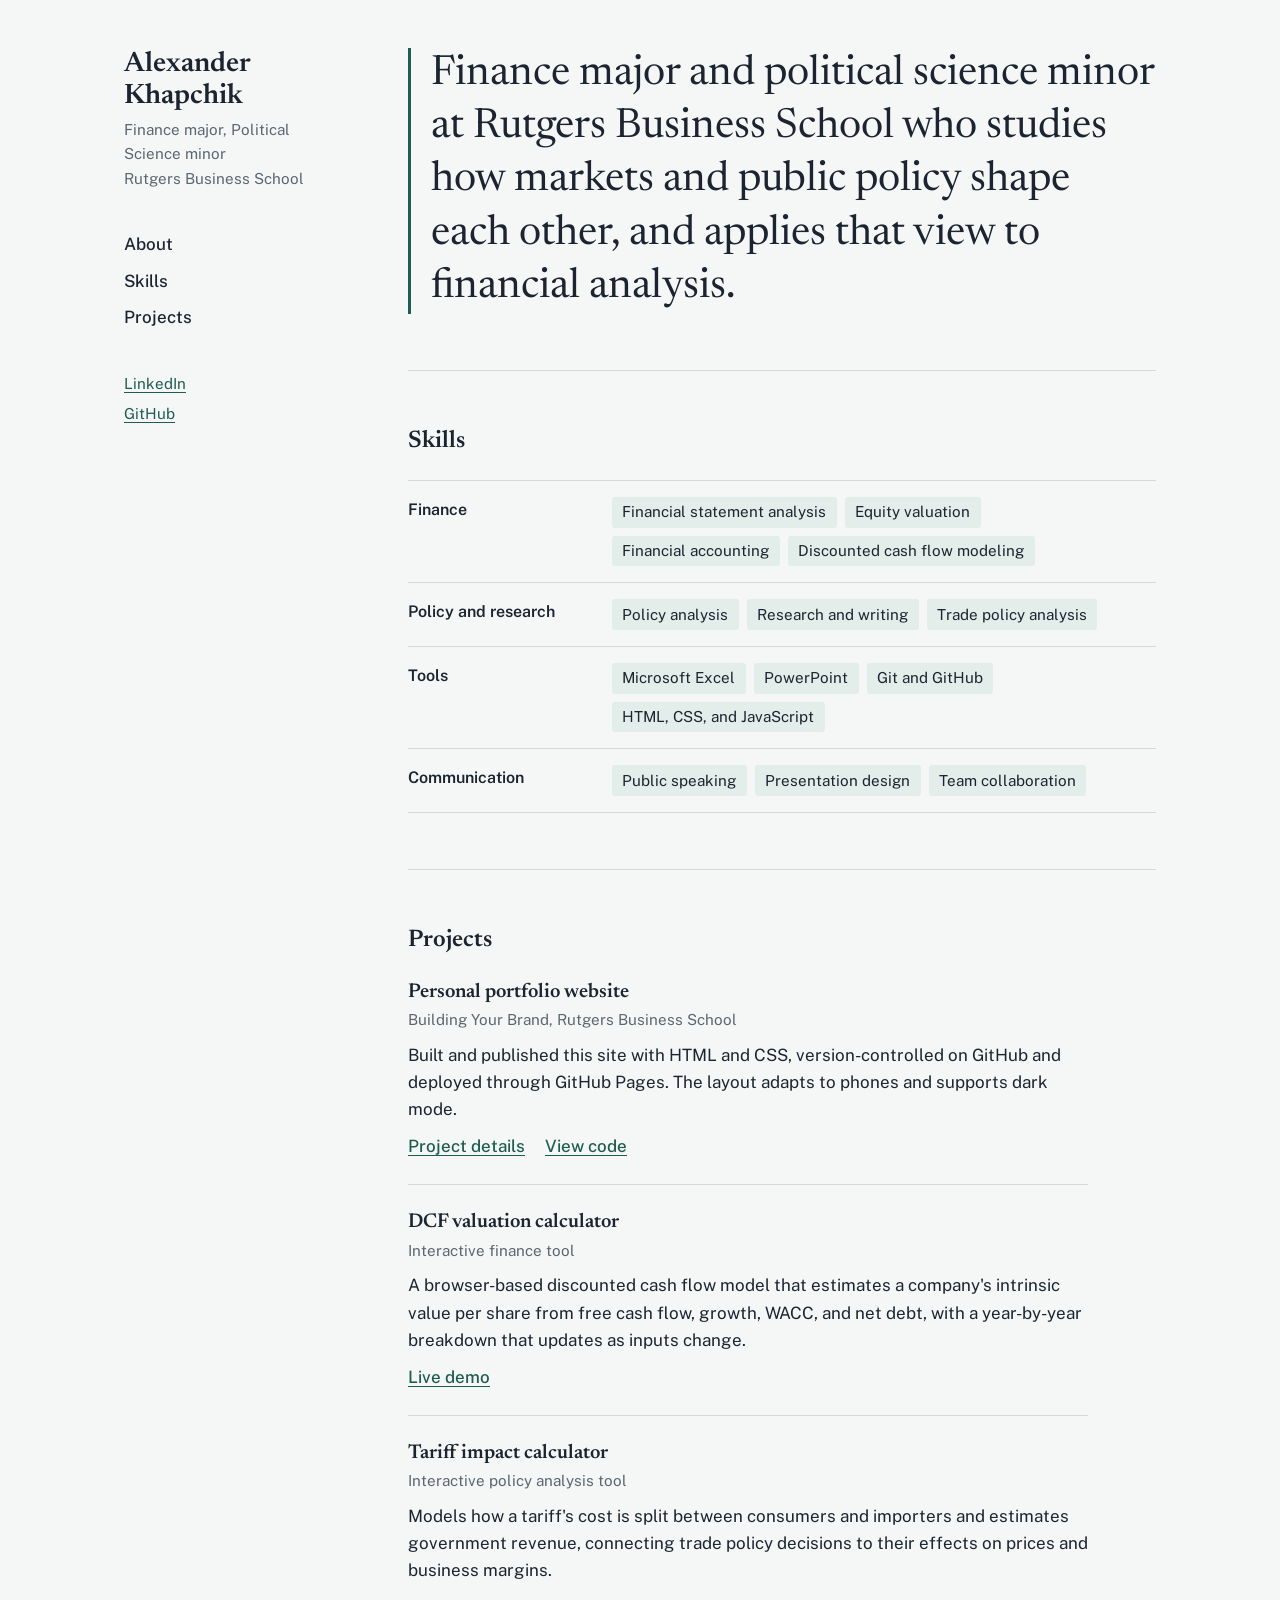
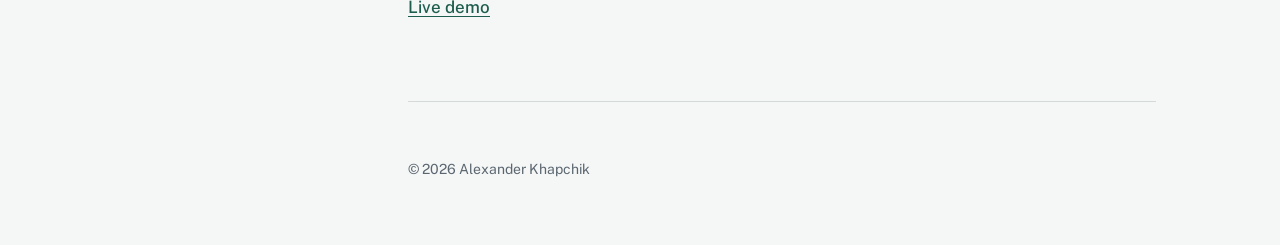
<file: index.html>
<!DOCTYPE html>
<html lang="en">
<head>
  <meta charset="UTF-8"><meta name="viewport" content="width=device-width, initial-scale=1">
  <link rel="preconnect" href="https://fonts.googleapis.com"><link rel="preconnect" href="https://fonts.gstatic.com" crossorigin>
  <link href="https://fonts.googleapis.com/css2?family=Newsreader:opsz,wght@6..72,400;6..72,600&family=Public+Sans:wght@400;500;600&display=swap" rel="stylesheet">
  <title>Alexander Khapchik | Finance and Political Science, Rutgers</title>
  <meta name="description" content="Portfolio of Alexander Khapchik, finance major and political science minor at Rutgers Business School.">
  <link rel="stylesheet" href="style.css">
</head>
<body>
  <div class="page">
    <aside class="side">
      <h1>Alexander Khapchik</h1>
      <p class="school">Finance major, Political Science minor<br>Rutgers Business School</p>
      <nav aria-label="Sections">
        <a href="#statement">About</a>
        <a href="#skills">Skills</a>
        <a href="#projects">Projects</a>
      </nav>
      <div class="contact">
        <a href="https://www.linkedin.com/in/alexander-khapchik/">LinkedIn</a>
        <a href="https://github.com/AlexanderKhapchik">GitHub</a>
      </div>
    </aside>

    <main>
      <section id="statement" aria-label="Personal statement">
        <p class="statement">Finance major and political science minor at Rutgers Business School who studies how markets and public policy shape each other, and applies that view to financial analysis.</p>
      </section>

      <section id="skills">
        <h2>Skills</h2>
        <div class="skill-row">
          <h3>Finance</h3>
          <ul><li>Financial statement analysis</li><li>Equity valuation</li><li>Financial accounting</li><li>Discounted cash flow modeling</li></ul>
        </div>
        <div class="skill-row">
          <h3>Policy and research</h3>
          <ul><li>Policy analysis</li><li>Research and writing</li><li>Trade policy analysis</li></ul>
        </div>
        <div class="skill-row">
          <h3>Tools</h3>
          <ul><li>Microsoft Excel</li><li>PowerPoint</li><li>Git and GitHub</li><li>HTML, CSS, and JavaScript</li></ul>
        </div>
        <div class="skill-row">
          <h3>Communication</h3>
          <ul><li>Public speaking</li><li>Presentation design</li><li>Team collaboration</li></ul>
        </div>
      </section>

      <section id="projects">
        <h2>Projects</h2>

        <article class="project">
          <h3>Personal portfolio website</h3>
          <p class="context">Building Your Brand, Rutgers Business School</p>
          <p>Built and published this site with HTML and CSS, version-controlled on GitHub and deployed through GitHub Pages. The layout adapts to phones and supports dark mode.</p>
          <div class="links">
            <a href="portfolio-website.html">Project details</a>
            <a href="https://github.com/AlexanderKhapchik/AlexanderKhapchik.github.io">View code</a>
          </div>
        </article>

        <article class="project">
          <h3>DCF valuation calculator</h3>
          <p class="context">Interactive finance tool</p>
          <p>A browser-based discounted cash flow model that estimates a company's intrinsic value per share from free cash flow, growth, WACC, and net debt, with a year-by-year breakdown that updates as inputs change.</p>
          <div class="links"><a href="dcf-calculator.html">Live demo</a></div>
        </article>

        <article class="project">
          <h3>Tariff impact calculator</h3>
          <p class="context">Interactive policy analysis tool</p>
          <p>Models how a tariff's cost is split between consumers and importers and estimates government revenue, connecting trade policy decisions to their effects on prices and business margins.</p>
          <div class="links"><a href="tariff-calculator.html">Live demo</a></div>
        </article>
      </section>

      <footer>&copy; 2026 Alexander Khapchik</footer>
    </main>
  </div>
</body>
</html>
</file>
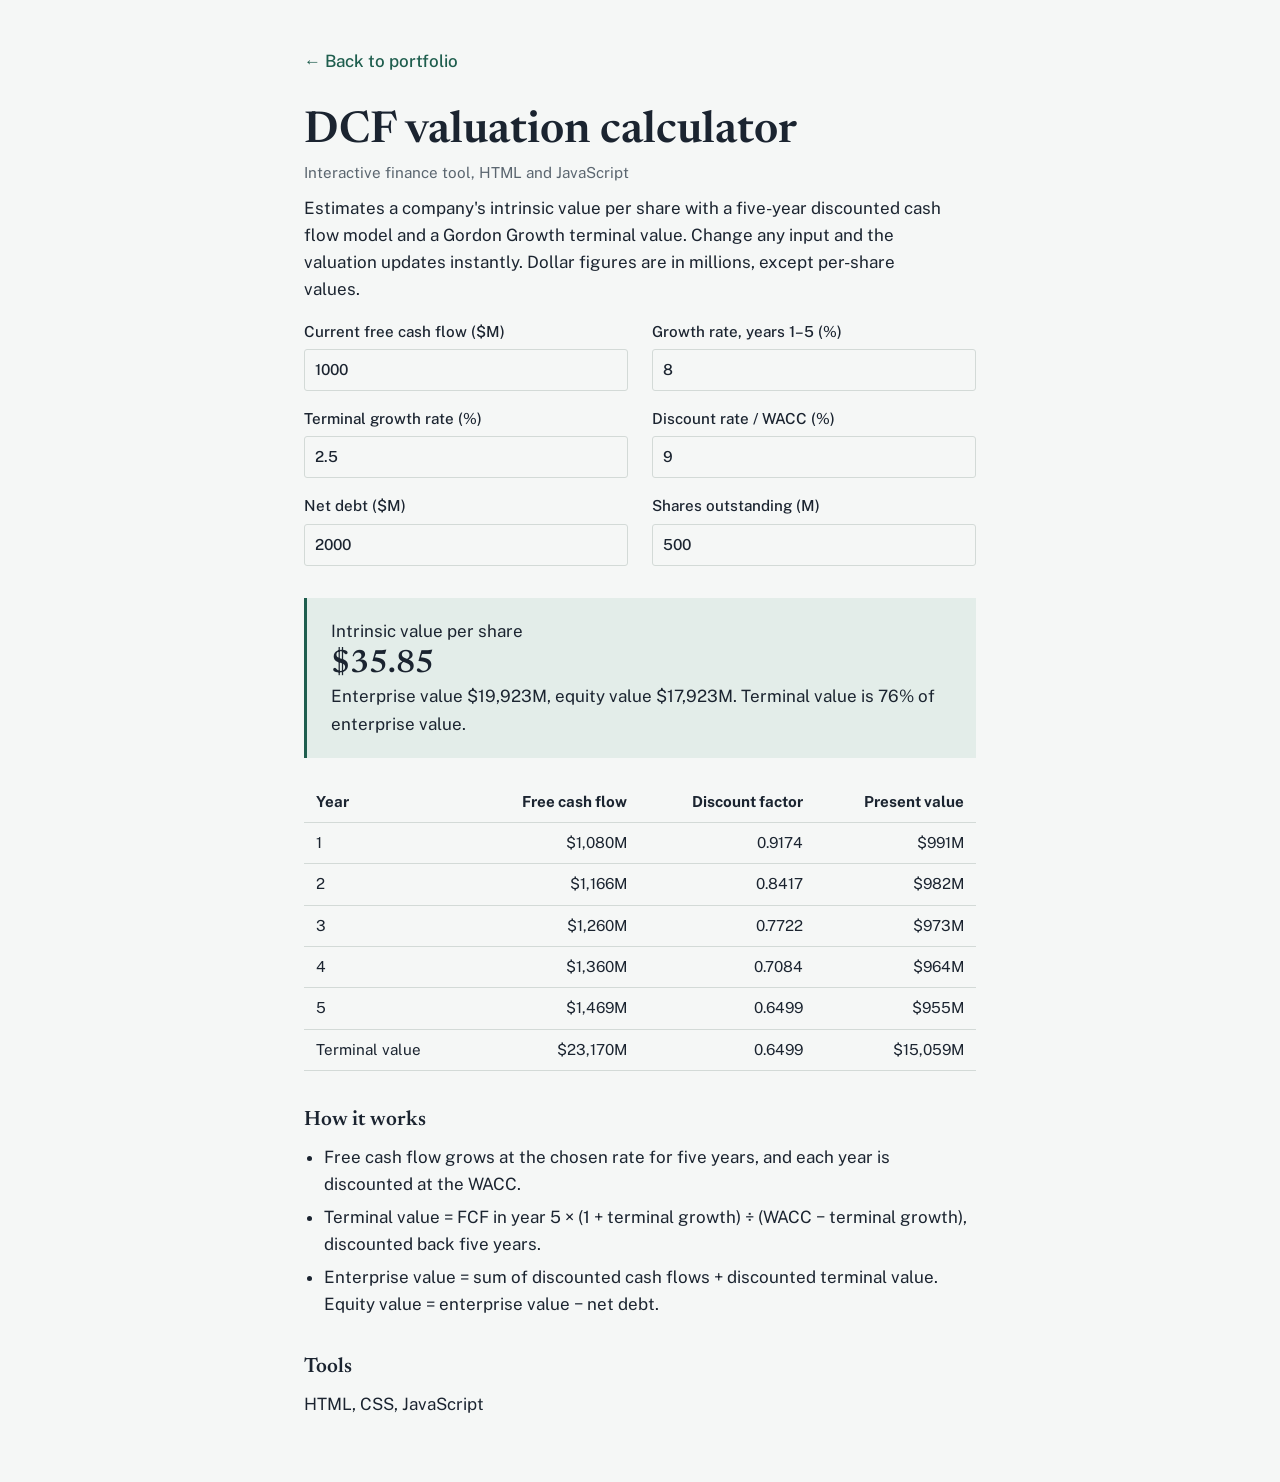
<file: dcf-calculator.html>
<!DOCTYPE html>
<html lang="en">
<head>
  <meta charset="UTF-8"><meta name="viewport" content="width=device-width, initial-scale=1">
  <link rel="preconnect" href="https://fonts.googleapis.com"><link rel="preconnect" href="https://fonts.gstatic.com" crossorigin>
  <link href="https://fonts.googleapis.com/css2?family=Newsreader:opsz,wght@6..72,400;6..72,600&family=Public+Sans:wght@400;500;600&display=swap" rel="stylesheet">
  <link rel="stylesheet" href="style.css">
  <title>DCF Valuation Calculator | Alexander Khapchik</title>
</head>
<body>
  <main class="detail">
    <a class="back" href="index.html#projects">&larr; Back to portfolio</a>
    <h1>DCF valuation calculator</h1>
    <p class="context">Interactive finance tool, HTML and JavaScript</p>
    <p>Estimates a company's intrinsic value per share with a five-year discounted cash flow model and a Gordon Growth terminal value. Change any input and the valuation updates instantly. Dollar figures are in millions, except per-share values.</p>

    <div class="calc">
      <label>Current free cash flow ($M)<input id="fcf" type="number" value="1000" step="any"></label>
      <label>Growth rate, years 1–5 (%)<input id="g" type="number" value="8" step="any"></label>
      <label>Terminal growth rate (%)<input id="tg" type="number" value="2.5" step="any"></label>
      <label>Discount rate / WACC (%)<input id="r" type="number" value="9" step="any"></label>
      <label>Net debt ($M)<input id="debt" type="number" value="2000" step="any"></label>
      <label>Shares outstanding (M)<input id="shares" type="number" value="500" step="any"></label>
    </div>
    <p id="err" class="error" role="alert" hidden></p>

    <div class="result" aria-live="polite">
      <div>Intrinsic value per share</div>
      <div class="big" id="pps">–</div>
      <div id="summary"></div>
    </div>

    <div class="table-wrap">
      <table>
        <thead><tr><th>Year</th><th>Free cash flow</th><th>Discount factor</th><th>Present value</th></tr></thead>
        <tbody id="rows"></tbody>
      </table>
    </div>

    <h2>How it works</h2>
    <ul>
      <li>Free cash flow grows at the chosen rate for five years, and each year is discounted at the WACC.</li>
      <li>Terminal value = FCF in year 5 &times; (1 + terminal growth) &divide; (WACC &minus; terminal growth), discounted back five years.</li>
      <li>Enterprise value = sum of discounted cash flows + discounted terminal value. Equity value = enterprise value &minus; net debt.</li>
    </ul>
    <h2>Tools</h2>
    <p>HTML, CSS, JavaScript</p>
  </main>
<script>
  const ids = ["fcf","g","tg","r","debt","shares"];
  const usd = n => n.toLocaleString("en-US",{style:"currency",currency:"USD",maximumFractionDigits:0});
  const m = n => usd(n) + "M";
  function calc(){
    const v = Object.fromEntries(ids.map(i => [i, parseFloat(document.getElementById(i).value)]));
    const err = document.getElementById("err");
    const fail = msg => { err.textContent = msg; err.hidden = false; document.getElementById("pps").textContent = "–"; document.getElementById("summary").textContent = ""; document.getElementById("rows").innerHTML = ""; };
    if (ids.some(i => isNaN(v[i]))) return fail("Fill in every field with a number.");
    if (v.r <= v.tg) return fail("The discount rate must be higher than the terminal growth rate.");
    if (v.shares <= 0) return fail("Shares outstanding must be greater than zero.");
    err.hidden = true;
    const g = v.g/100, tg = v.tg/100, r = v.r/100;
    let cf = v.fcf, pvSum = 0, rows = "";
    for (let t = 1; t <= 5; t++){
      cf *= (1+g);
      const df = 1/Math.pow(1+r,t), pv = cf*df;
      pvSum += pv;
      rows += "<tr><td>"+t+"</td><td>"+m(cf)+"</td><td>"+df.toFixed(4)+"</td><td>"+m(pv)+"</td></tr>";
    }
    const tv = cf*(1+tg)/(r-tg), pvTv = tv/Math.pow(1+r,5);
    const ev = pvSum + pvTv, eq = ev - v.debt;
    rows += "<tr><td>Terminal value</td><td>"+m(tv)+"</td><td>"+(1/Math.pow(1+r,5)).toFixed(4)+"</td><td>"+m(pvTv)+"</td></tr>";
    document.getElementById("rows").innerHTML = rows;
    document.getElementById("pps").textContent = (eq/v.shares).toLocaleString("en-US",{style:"currency",currency:"USD"});
    document.getElementById("summary").textContent = "Enterprise value " + m(ev) + ", equity value " + m(eq) + ". Terminal value is " + Math.round(pvTv/ev*100) + "% of enterprise value.";
  }
  ids.forEach(i => document.getElementById(i).addEventListener("input", calc));
  calc();
</script>
</body>
</html>
</file>
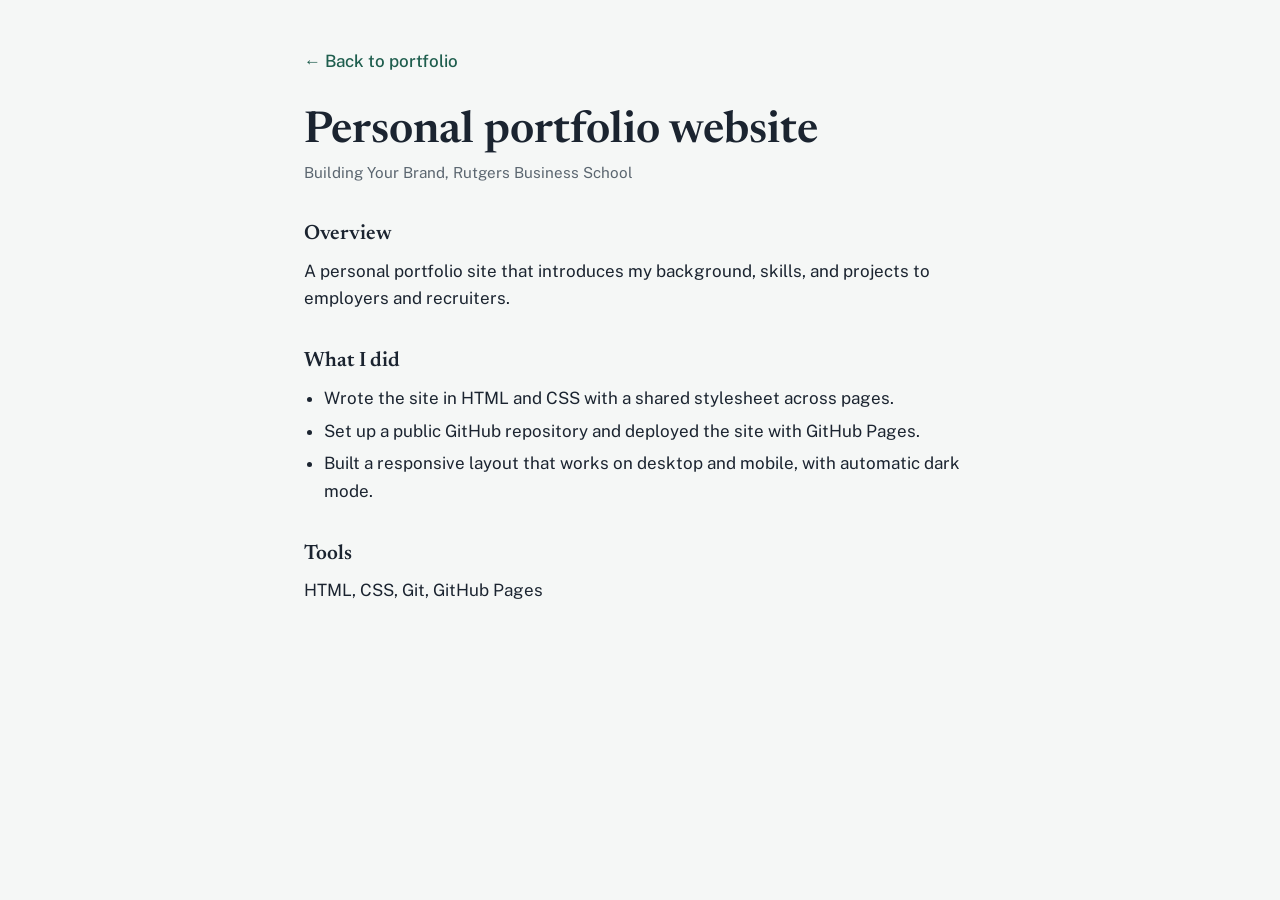
<file: portfolio-website.html>
<!DOCTYPE html>
<html lang="en">
<head>
  <meta charset="UTF-8"><meta name="viewport" content="width=device-width, initial-scale=1">
  <link rel="preconnect" href="https://fonts.googleapis.com"><link rel="preconnect" href="https://fonts.gstatic.com" crossorigin>
  <link href="https://fonts.googleapis.com/css2?family=Newsreader:opsz,wght@6..72,400;6..72,600&family=Public+Sans:wght@400;500;600&display=swap" rel="stylesheet">
  <title>Personal portfolio website | Alexander Khapchik</title>
  <link rel="stylesheet" href="style.css">
</head>
<body>
  <main class="detail">
    <a class="back" href="index.html#projects">&larr; Back to portfolio</a>
    <h1>Personal portfolio website</h1>
    <p class="context">Building Your Brand, Rutgers Business School</p>

    <h2>Overview</h2>
    <p>A personal portfolio site that introduces my background, skills, and projects to employers and recruiters.</p>
    <h2>What I did</h2>
    <ul>
      <li>Wrote the site in HTML and CSS with a shared stylesheet across pages.</li>
      <li>Set up a public GitHub repository and deployed the site with GitHub Pages.</li>
      <li>Built a responsive layout that works on desktop and mobile, with automatic dark mode.</li>
    </ul>
    <h2>Tools</h2>
    <p>HTML, CSS, Git, GitHub Pages</p>
  </main>
</body>
</html>
</file>
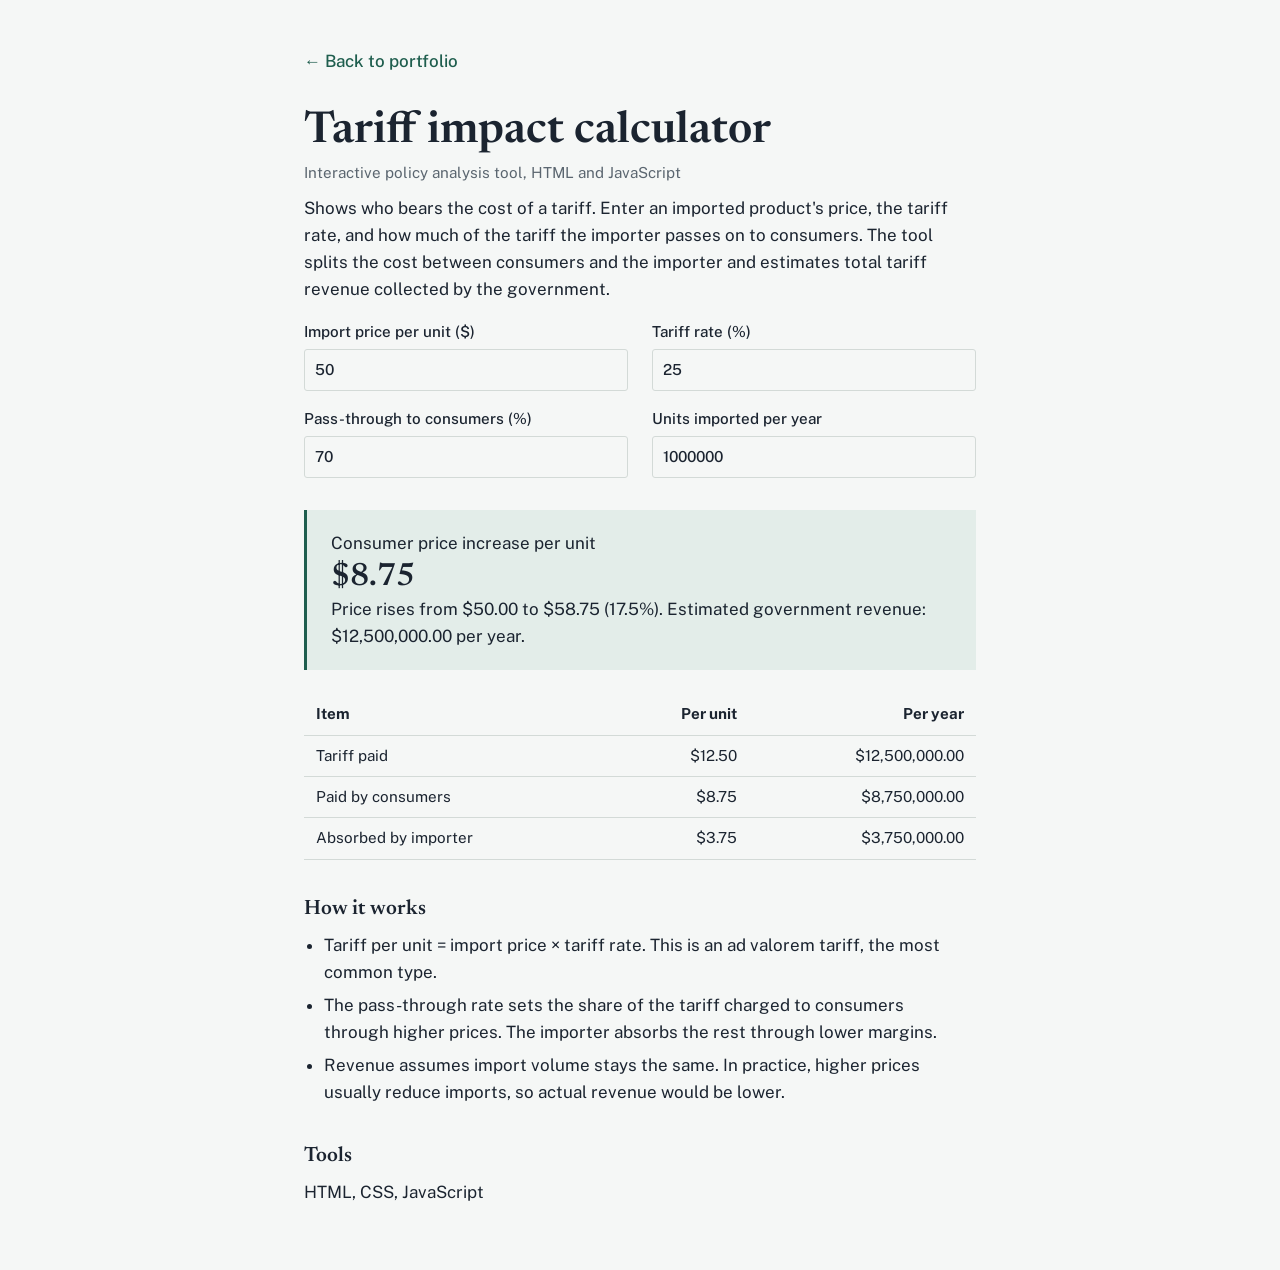
<file: tariff-calculator.html>
<!DOCTYPE html>
<html lang="en">
<head>
  <meta charset="UTF-8"><meta name="viewport" content="width=device-width, initial-scale=1">
  <link rel="preconnect" href="https://fonts.googleapis.com"><link rel="preconnect" href="https://fonts.gstatic.com" crossorigin>
  <link href="https://fonts.googleapis.com/css2?family=Newsreader:opsz,wght@6..72,400;6..72,600&family=Public+Sans:wght@400;500;600&display=swap" rel="stylesheet">
  <link rel="stylesheet" href="style.css">
  <title>Tariff Impact Calculator | Alexander Khapchik</title>
</head>
<body>
  <main class="detail">
    <a class="back" href="index.html#projects">&larr; Back to portfolio</a>
    <h1>Tariff impact calculator</h1>
    <p class="context">Interactive policy analysis tool, HTML and JavaScript</p>
    <p>Shows who bears the cost of a tariff. Enter an imported product's price, the tariff rate, and how much of the tariff the importer passes on to consumers. The tool splits the cost between consumers and the importer and estimates total tariff revenue collected by the government.</p>

    <div class="calc">
      <label>Import price per unit ($)<input id="price" type="number" value="50" step="any"></label>
      <label>Tariff rate (%)<input id="rate" type="number" value="25" step="any"></label>
      <label>Pass-through to consumers (%)<input id="pass" type="number" value="70" step="any"></label>
      <label>Units imported per year<input id="units" type="number" value="1000000" step="any"></label>
    </div>
    <p id="err" class="error" role="alert" hidden></p>

    <div class="result" aria-live="polite">
      <div>Consumer price increase per unit</div>
      <div class="big" id="consumer">–</div>
      <div id="summary"></div>
    </div>

    <div class="table-wrap">
      <table>
        <thead><tr><th>Item</th><th>Per unit</th><th>Per year</th></tr></thead>
        <tbody id="rows"></tbody>
      </table>
    </div>

    <h2>How it works</h2>
    <ul>
      <li>Tariff per unit = import price &times; tariff rate. This is an ad valorem tariff, the most common type.</li>
      <li>The pass-through rate sets the share of the tariff charged to consumers through higher prices. The importer absorbs the rest through lower margins.</li>
      <li>Revenue assumes import volume stays the same. In practice, higher prices usually reduce imports, so actual revenue would be lower.</li>
    </ul>
    <h2>Tools</h2>
    <p>HTML, CSS, JavaScript</p>
  </main>
<script>
  const ids = ["price","rate","pass","units"];
  const usd = n => n.toLocaleString("en-US",{style:"currency",currency:"USD"});
  function calc(){
    const v = Object.fromEntries(ids.map(i => [i, parseFloat(document.getElementById(i).value)]));
    const err = document.getElementById("err");
    const fail = msg => { err.textContent = msg; err.hidden = false; document.getElementById("consumer").textContent = "–"; document.getElementById("summary").textContent = ""; document.getElementById("rows").innerHTML = ""; };
    if (ids.some(i => isNaN(v[i]))) return fail("Fill in every field with a number.");
    if (v.price < 0 || v.rate < 0 || v.units < 0) return fail("Price, tariff rate, and units cannot be negative.");
    if (v.pass < 0 || v.pass > 100) return fail("Pass-through must be between 0% and 100%.");
    err.hidden = true;
    const tariff = v.price*v.rate/100, cons = tariff*v.pass/100, imp = tariff - cons;
    const row = (k,a) => "<tr><td>"+k+"</td><td>"+usd(a)+"</td><td>"+usd(a*v.units)+"</td></tr>";
    document.getElementById("rows").innerHTML = row("Tariff paid", tariff) + row("Paid by consumers", cons) + row("Absorbed by importer", imp);
    document.getElementById("consumer").textContent = usd(cons);
    const newPrice = v.price + cons;
    document.getElementById("summary").textContent = "Price rises from " + usd(v.price) + " to " + usd(newPrice) + " (" + (v.price ? (cons/v.price*100).toFixed(1) : "0.0") + "%). Estimated government revenue: " + usd(tariff*v.units) + " per year.";
  }
  ids.forEach(i => document.getElementById(i).addEventListener("input", calc));
  calc();
</script>
</body>
</html>
</file>
<file: style.css>
:root{--paper:#F5F7F6;--ink:#1B2430;--muted:#5B6670;--rule:#D3DAD7;--accent:#1F5E4E;--accent-soft:#E3EDE9;
--serif:"Newsreader",Georgia,"Times New Roman",serif;--sans:"Public Sans","Helvetica Neue",Arial,sans-serif}
@media (prefers-color-scheme:dark){:root{--paper:#161B21;--ink:#E7ECEA;--muted:#9AA6A2;--rule:#2C353D;--accent:#7FC4AE;--accent-soft:#1E2D2A}}
*{box-sizing:border-box;margin:0;padding:0}
html{scroll-behavior:smooth}
@media (prefers-reduced-motion:reduce){html{scroll-behavior:auto}}
body{background:var(--paper);color:var(--ink);font:400 1.0625rem/1.6 var(--sans)}
a{color:var(--accent);text-underline-offset:3px}
a:focus-visible{outline:2px solid var(--accent);outline-offset:3px;border-radius:2px}
.page{max-width:1080px;margin:0 auto;padding:3rem 1.5rem 4rem;display:grid;grid-template-columns:220px 1fr;gap:4rem}
.side{position:sticky;top:3rem;align-self:start}
.side h1{font:600 1.75rem/1.15 var(--serif)}
.side .school{color:var(--muted);font-size:.95rem;margin-top:.35rem}
.side nav{margin-top:2.5rem;display:grid;gap:.6rem}
.side nav a{color:var(--ink);text-decoration:none;font-weight:500}
.side nav a:hover{color:var(--accent)}
.side .contact{margin-top:2.5rem;display:grid;gap:.4rem;font-size:.95rem}
main section{padding-bottom:3.5rem;margin-bottom:3.5rem;border-bottom:1px solid var(--rule)}
main section:last-child{border-bottom:0;margin-bottom:0}
main h2{font:600 1.5rem/1.2 var(--serif);margin-bottom:1.5rem}
.statement{font:400 clamp(1.75rem,3.6vw,2.6rem)/1.28 var(--serif);max-width:22em;padding-left:1.25rem;border-left:3px solid var(--accent)}
.skill-row{display:grid;grid-template-columns:180px 1fr;gap:1.5rem;padding:1rem 0;border-top:1px solid var(--rule)}
.skill-row:last-child{border-bottom:1px solid var(--rule)}
.skill-row h3{font-size:1rem;font-weight:600}
.skill-row ul{list-style:none;display:flex;flex-wrap:wrap;gap:.5rem}
.skill-row li{background:var(--accent-soft);padding:.2rem .65rem;border-radius:3px;font-size:.95rem}
.project{padding:1.5rem 0;border-top:1px solid var(--rule);max-width:40em}
.project:first-of-type{border-top:0;padding-top:0}
.project h3{font:600 1.25rem/1.3 var(--serif)}
.context{color:var(--muted);font-size:.95rem;margin:.2rem 0 .6rem}
.links{margin-top:.6rem;display:flex;flex-wrap:wrap;gap:1.25rem;font-weight:500}
footer{color:var(--muted);font-size:.875rem;margin-top:1rem}
/* Project detail pages */
.detail{max-width:720px;margin:0 auto;padding:3rem 1.5rem 4rem}
.detail .back{font-weight:500;text-decoration:none}
.detail h1{font:600 clamp(2rem,4vw,2.75rem)/1.15 var(--serif);margin-top:2rem}
.detail h2{font:600 1.3rem/1.3 var(--serif);margin:2.25rem 0 .6rem}
.detail p,.detail li{max-width:38em}
.detail ul{padding-left:1.25rem;display:grid;gap:.35rem}
@media (max-width:760px){.page{grid-template-columns:1fr;gap:2.5rem;padding-top:2rem}.side{position:static}
.side nav{display:flex;gap:1.25rem;margin-top:1.25rem}.side .contact{margin-top:1.25rem}.skill-row{grid-template-columns:1fr;gap:.6rem}}
/* Calculator pages */
.calc{display:grid;grid-template-columns:repeat(auto-fit,minmax(220px,1fr));gap:1rem 1.5rem;margin-top:1rem}
.calc label{display:grid;gap:.3rem;font-size:.95rem;font-weight:500}
.calc input{font:inherit;padding:.5rem .6rem;border:1px solid var(--rule);border-radius:3px;background:var(--paper);color:var(--ink)}
.calc input:focus-visible{outline:2px solid var(--accent);outline-offset:1px}
.result{margin-top:2rem;padding:1.25rem 1.5rem;background:var(--accent-soft);border-left:3px solid var(--accent)}
.result .big{font:600 2rem/1.2 var(--serif)}
.error{color:#B3261E;font-weight:500;margin-top:1rem}
.table-wrap{overflow-x:auto;margin-top:1.5rem}
table{border-collapse:collapse;width:100%;font-size:.95rem}
th,td{text-align:right;padding:.5rem .75rem;border-bottom:1px solid var(--rule);white-space:nowrap}
th:first-child,td:first-child{text-align:left}
</file>
